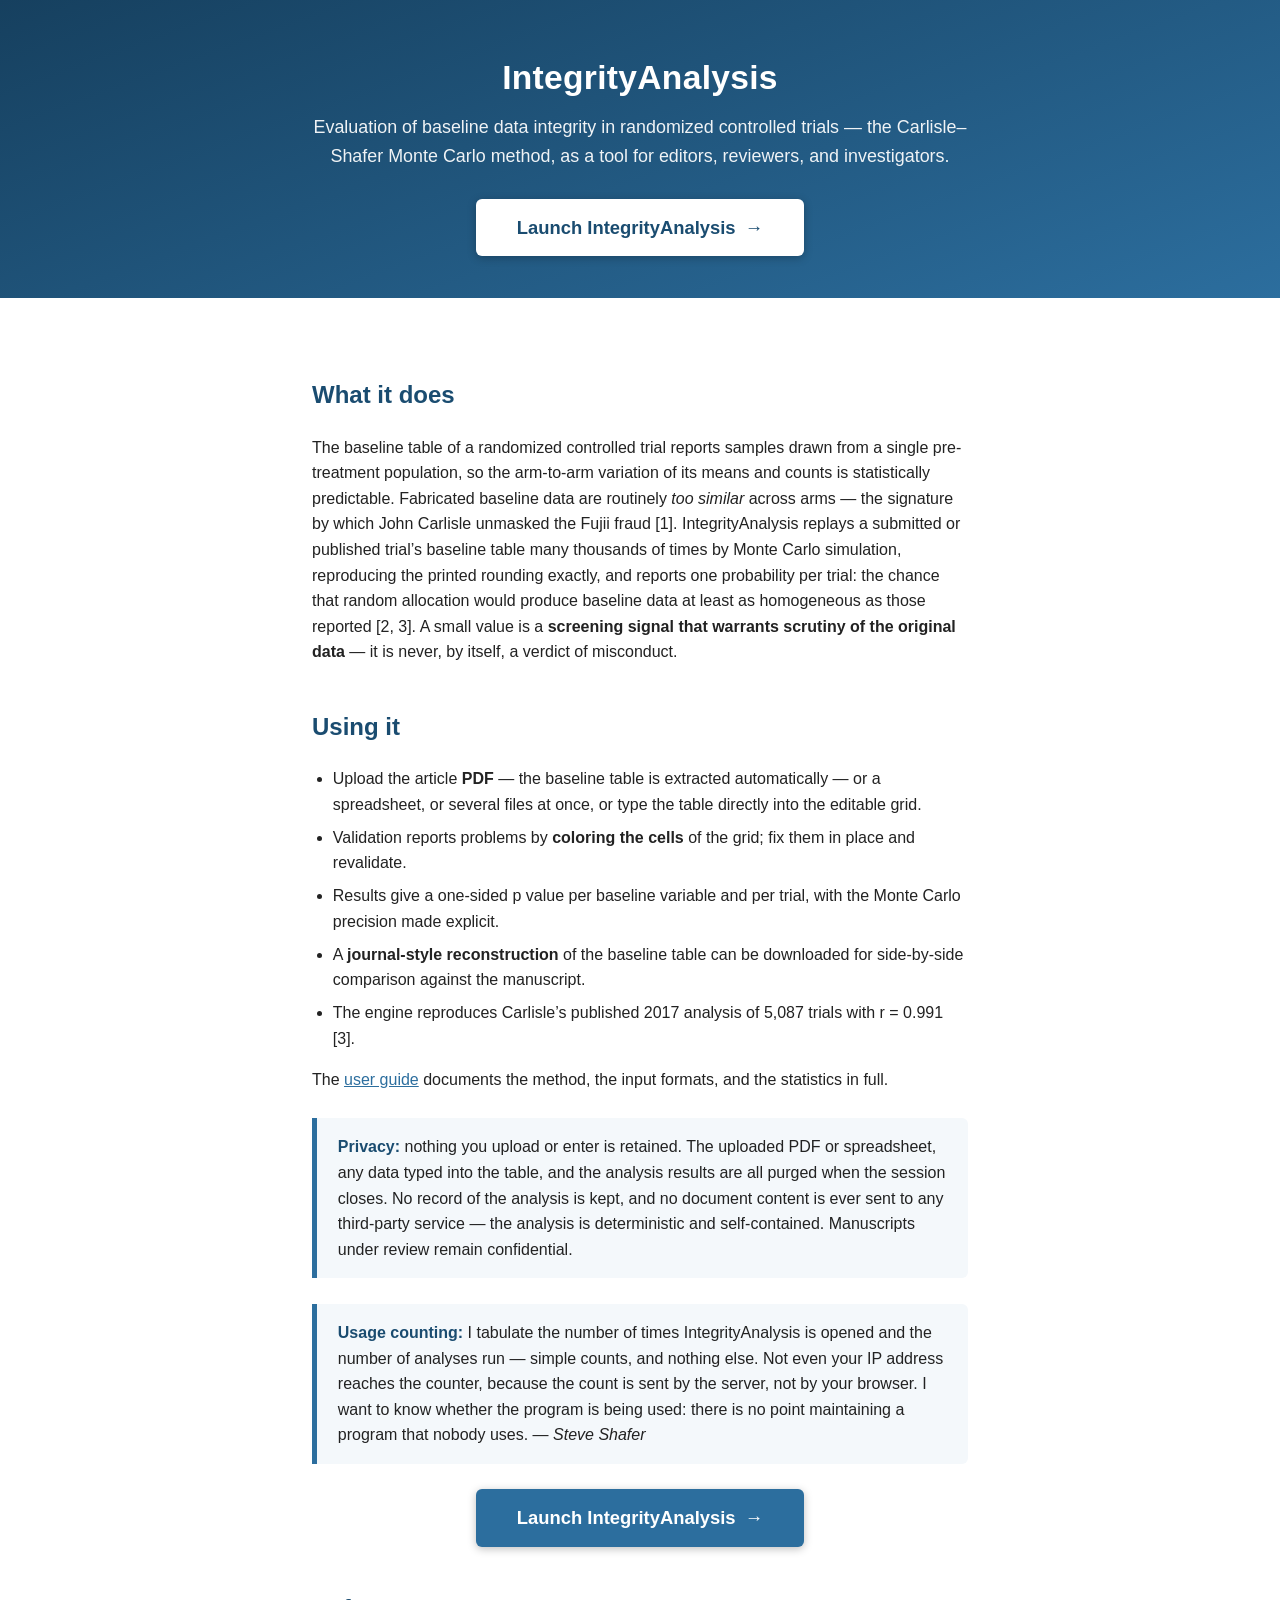
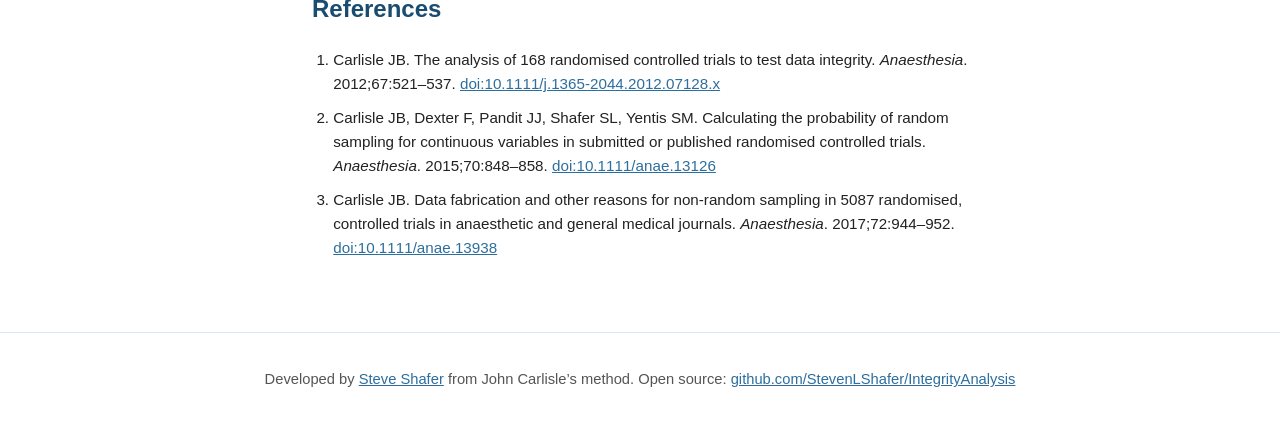
<file: site/index.html>
<!DOCTYPE html>
<!--
  site/index.html - the landing page at https://integrityanalysis.io
  (ISSUES.md issue 2). Served by GitHub Pages via
  .github/workflows/pages.yaml; the "Launch" button goes to /app/, the
  full-screen wrapper that keeps the domain in the address bar while the
  app runs from shinyapps.io. Self-contained: no external assets.

  PROVENANCE: written by Claude Code (model Claude Fable 5), 2026-08-19,
  at Steve Shafer's request, for inviting journal editors-in-chief to
  review the tool. Content condensed from docs/user-guide.md.
-->
<html lang="en">
<head>
<meta charset="utf-8">
<meta name="viewport" content="width=device-width, initial-scale=1">
<title>IntegrityAnalysis — Evaluation of Baseline Data Integrity</title>
<meta name="description" content="The Carlisle–Shafer Monte Carlo analysis of baseline data in randomized controlled trials: a screening tool for editors and reviewers.">
<style>
  :root {
    --blue: #1a4c70; --accent: #2c6e9e; --bg: #ffffff; --ink: #222;
  }
  * { box-sizing: border-box; }
  body {
    font-family: -apple-system, "Segoe UI", Roboto, Helvetica, Arial,
      sans-serif;
    margin: 0; color: var(--ink); background: var(--bg);
    line-height: 1.6;
  }
  header {
    background: linear-gradient(160deg, #16405f, #2c6e9e);
    color: #fff; padding: 3.2em 1.5em 2.6em; text-align: center;
  }
  header h1 { margin: 0 0 0.25em; font-size: 2.1em; letter-spacing: 0.3px; }
  header p.sub { margin: 0 auto 1.6em; max-width: 38em; opacity: 0.93;
    font-size: 1.12em; }
  .launch {
    display: inline-block; background: #fff; color: var(--blue);
    font-weight: 700; font-size: 1.15em; padding: 0.75em 2.2em;
    border-radius: 6px; text-decoration: none;
    box-shadow: 0 2px 8px rgba(0,0,0,0.25);
  }
  .launch:hover { background: #eaf2f8; }
  main { max-width: 44em; margin: 0 auto; padding: 2.2em 1.5em 3.5em; }
  h2 { color: var(--blue); margin-top: 1.8em; }
  .privacy {
    background: #f4f8fb; border-left: 5px solid var(--accent);
    padding: 1em 1.3em; border-radius: 0 6px 6px 0; margin: 1.6em 0;
  }
  .privacy strong { color: var(--blue); }
  ul.features { padding-left: 1.3em; }
  ul.features li { margin: 0.45em 0; }
  ol.refs { padding-left: 1.4em; font-size: 0.95em; }
  ol.refs li { margin: 0.6em 0; }
  a { color: var(--accent); }
  footer {
    border-top: 1px solid #dfe7ee; padding: 1.4em 1.5em 2.2em;
    text-align: center; font-size: 0.92em; color: #555;
  }
  .center { text-align: center; }
</style>
</head>
<body>

<header>
  <h1>IntegrityAnalysis</h1>
  <p class="sub">Evaluation of baseline data integrity in randomized
    controlled trials — the Carlisle&ndash;Shafer Monte&nbsp;Carlo
    method, as a tool for editors, reviewers, and investigators.</p>
  <a class="launch" href="app/">Launch IntegrityAnalysis&ensp;&rarr;</a>
</header>

<main>
  <h2>What it does</h2>
  <p>The baseline table of a randomized controlled trial reports samples
    drawn from a single pre-treatment population, so the arm-to-arm
    variation of its means and counts is statistically predictable.
    Fabricated baseline data are routinely <em>too similar</em> across
    arms &mdash; the signature by which John&nbsp;Carlisle unmasked the
    Fujii fraud [1]. IntegrityAnalysis replays a submitted or published
    trial&rsquo;s baseline table many thousands of times by
    Monte&nbsp;Carlo simulation, reproducing the printed rounding
    exactly, and reports one probability per trial: the chance that
    random allocation would produce baseline data at least as
    homogeneous as those reported [2,&nbsp;3]. A small value is a
    <strong>screening signal that warrants scrutiny of the original
    data</strong> &mdash; it is never, by itself, a verdict of
    misconduct.</p>

  <h2>Using it</h2>
  <ul class="features">
    <li>Upload the article <strong>PDF</strong> &mdash; the baseline
      table is extracted automatically &mdash; or a spreadsheet, or
      several files at once, or type the table directly into the
      editable grid.</li>
    <li>Validation reports problems by <strong>coloring the cells</strong>
      of the grid; fix them in place and revalidate.</li>
    <li>Results give a one-sided p&nbsp;value per baseline variable and
      per trial, with the Monte&nbsp;Carlo precision made explicit.</li>
    <li>A <strong>journal-style reconstruction</strong> of the baseline
      table can be downloaded for side-by-side comparison against the
      manuscript.</li>
    <li>The engine reproduces Carlisle&rsquo;s published 2017 analysis of
      5,087 trials with r&nbsp;=&nbsp;0.991 [3].</li>
  </ul>
  <p>The <a href="guide.html">user guide</a> documents the method, the
    input formats, and the statistics in full.</p>

  <div class="privacy">
    <strong>Privacy:</strong> nothing you upload or enter is retained.
    The uploaded PDF or spreadsheet, any data typed into the table, and
    the analysis results are all purged when the session closes. No
    record of the analysis is kept, and no document content is ever sent
    to any third-party service &mdash; the analysis is deterministic and
    self-contained. Manuscripts under review remain confidential.
  </div>

  <div class="privacy">
    <strong>Usage counting:</strong> I tabulate the number of times
    IntegrityAnalysis is opened and the number of analyses run &mdash;
    simple counts, and nothing else. Not even your IP address reaches
    the counter, because the count is sent by the server, not by your
    browser. I want to know whether the program is being used: there is
    no point maintaining a program that nobody uses. &mdash;
    <em>Steve Shafer</em>
  </div>

  <p class="center"><a class="launch" style="background: var(--accent); color: #fff;"
    href="app/">Launch IntegrityAnalysis&ensp;&rarr;</a></p>

  <h2>References</h2>
  <ol class="refs">
    <li>Carlisle JB. The analysis of 168 randomised controlled trials to
      test data integrity. <em>Anaesthesia</em>. 2012;67:521&ndash;537.
      <a href="https://doi.org/10.1111/j.1365-2044.2012.07128.x">doi:10.1111/j.1365-2044.2012.07128.x</a></li>
    <li>Carlisle JB, Dexter F, Pandit JJ, Shafer SL, Yentis SM.
      Calculating the probability of random sampling for continuous
      variables in submitted or published randomised controlled trials.
      <em>Anaesthesia</em>. 2015;70:848&ndash;858.
      <a href="https://doi.org/10.1111/anae.13126">doi:10.1111/anae.13126</a></li>
    <li>Carlisle JB. Data fabrication and other reasons for non-random
      sampling in 5087 randomised, controlled trials in anaesthetic and
      general medical journals. <em>Anaesthesia</em>.
      2017;72:944&ndash;952.
      <a href="https://doi.org/10.1111/anae.13938">doi:10.1111/anae.13938</a></li>
  </ol>
</main>

<footer>
  <p>Developed by <a href="mailto:steven.shafer@stanford.edu">Steve
    Shafer</a> from John Carlisle&rsquo;s method. Open source:
    <a href="https://github.com/StevenLShafer/IntegrityAnalysis">github.com/StevenLShafer/IntegrityAnalysis</a></p>
</footer>

</body>
</html>
</file>
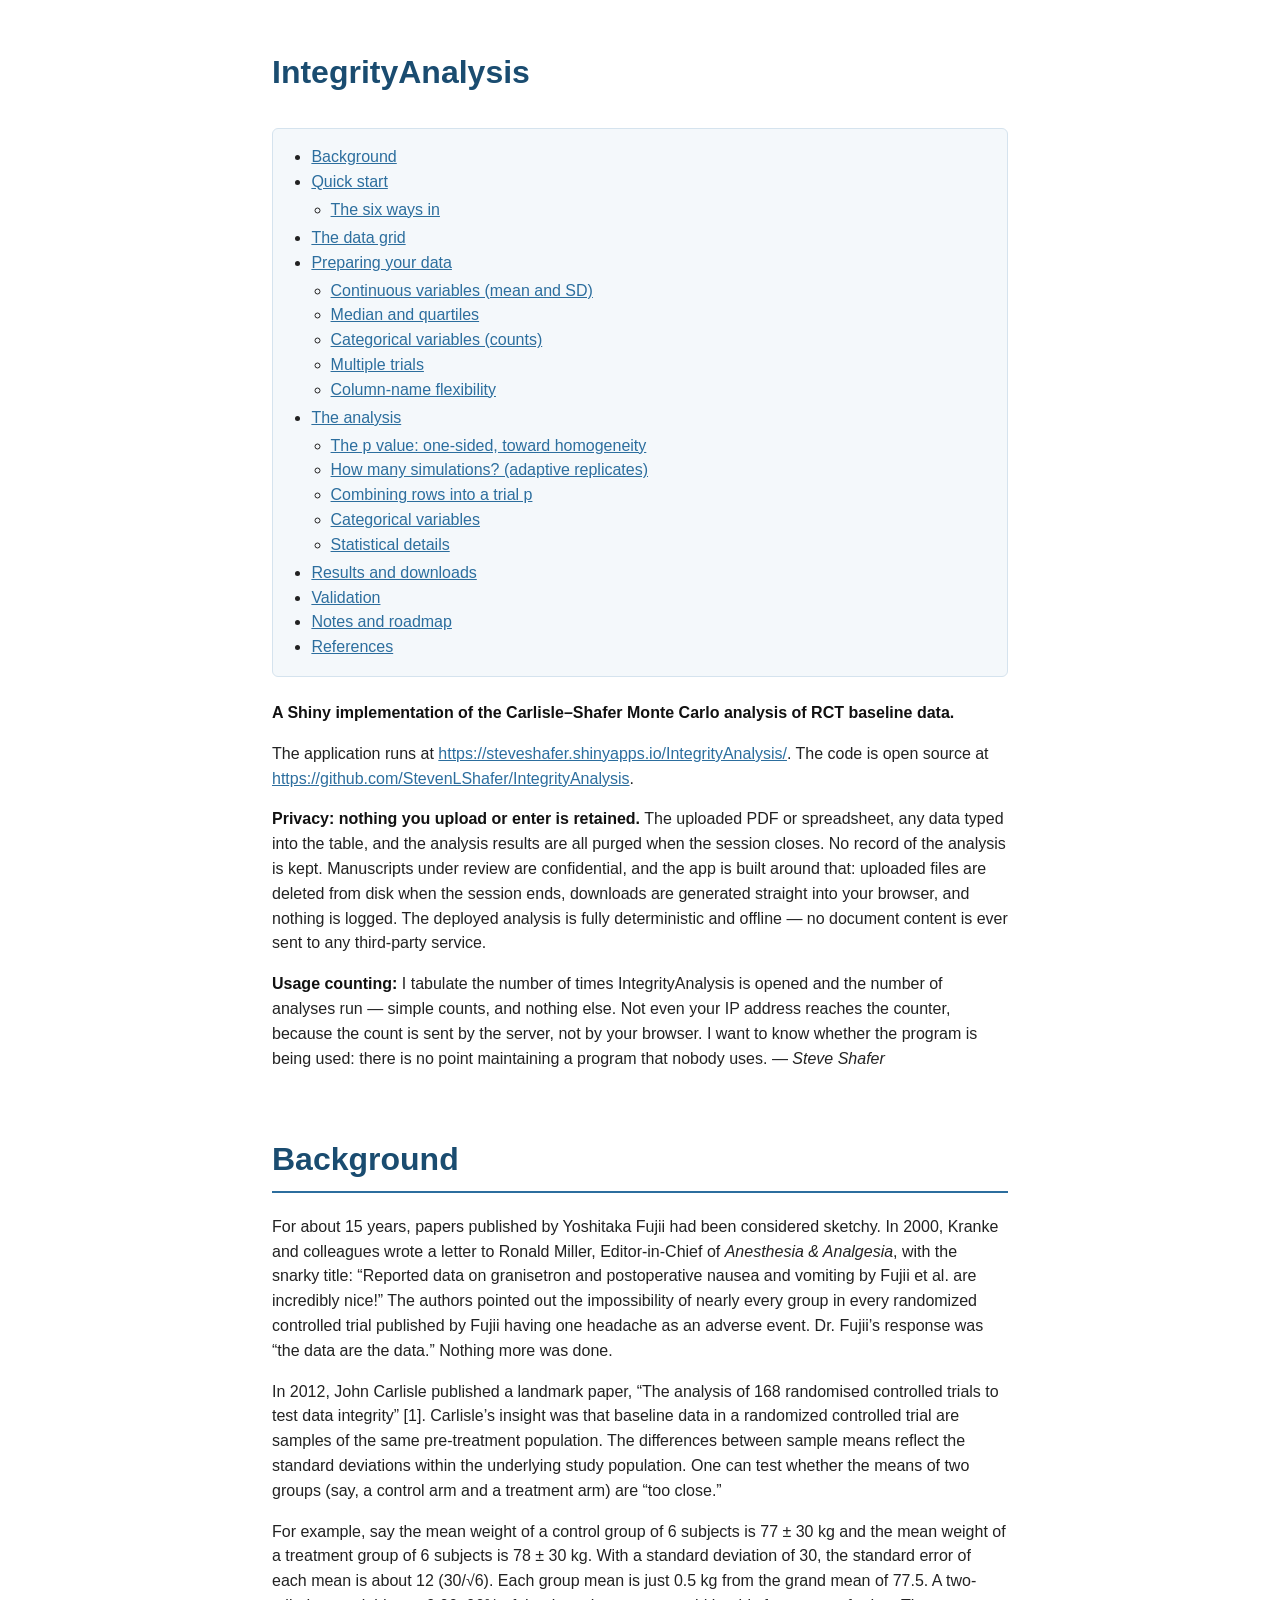
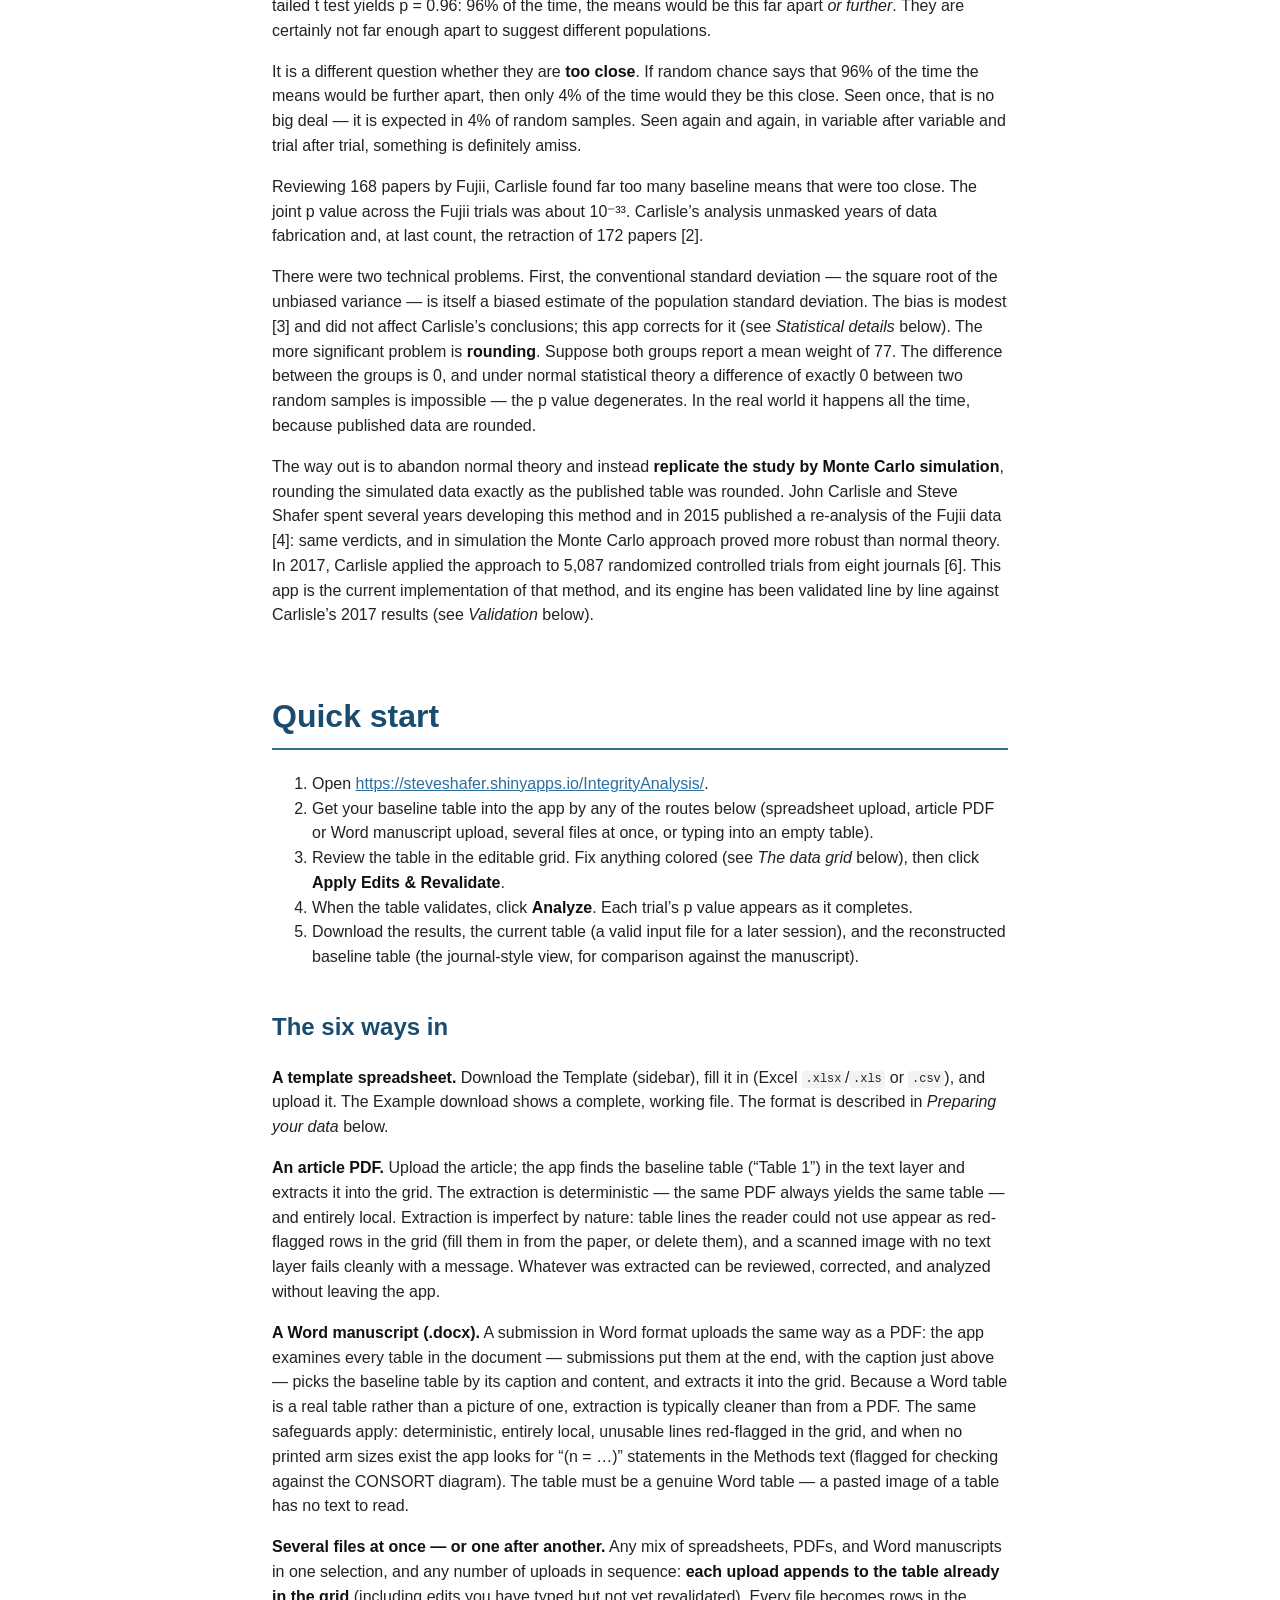
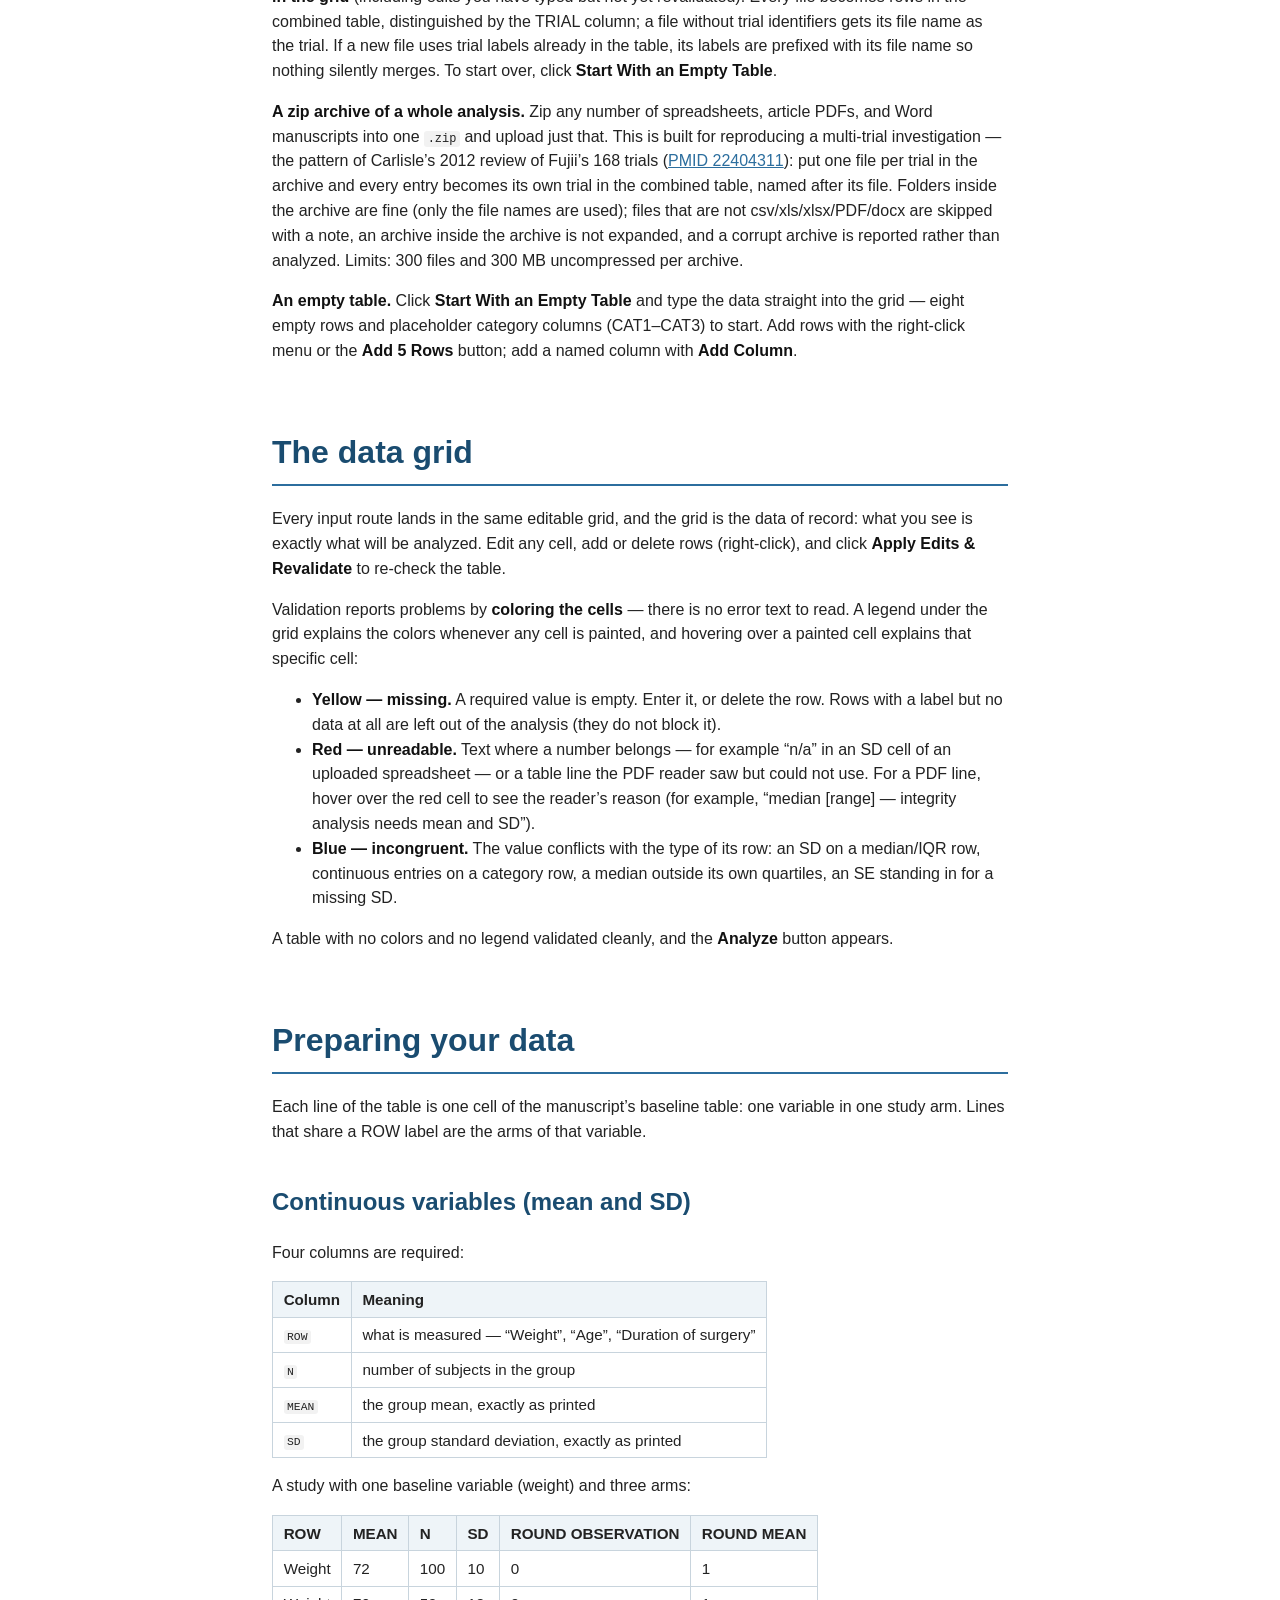
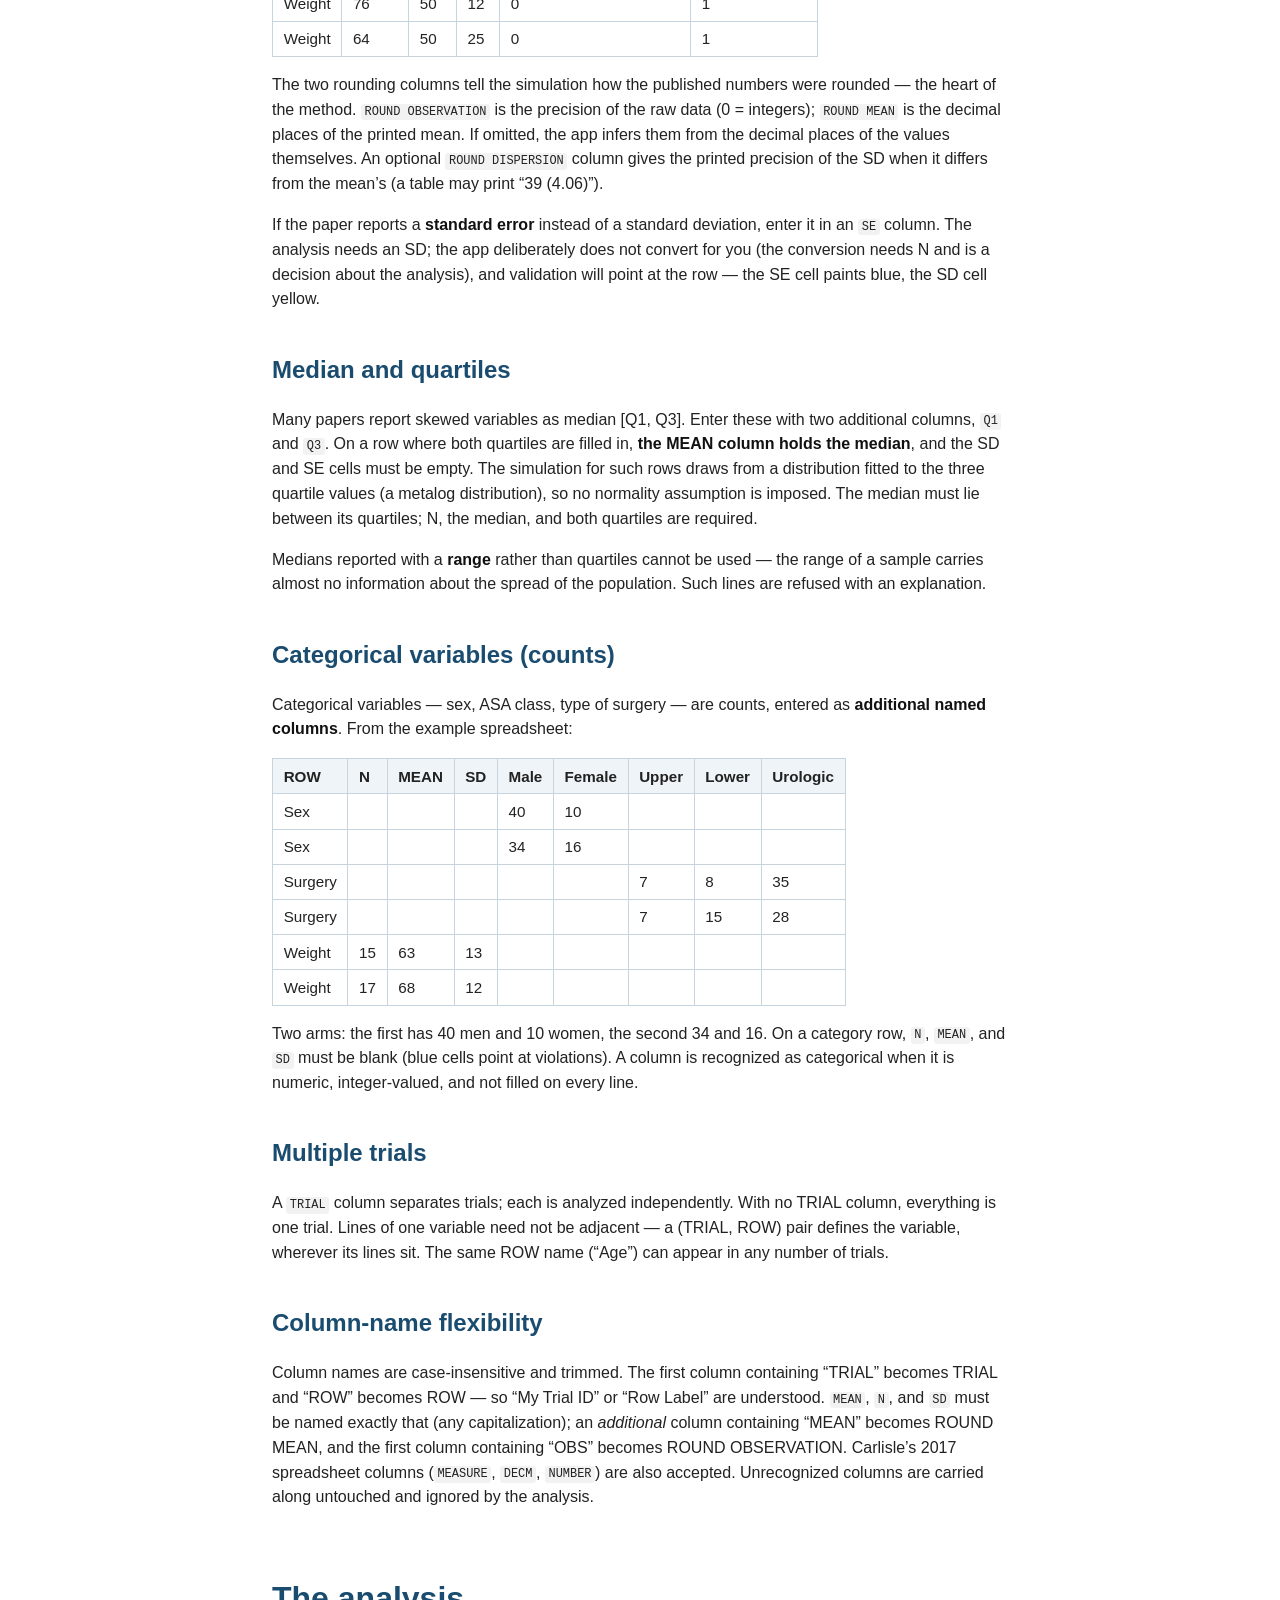
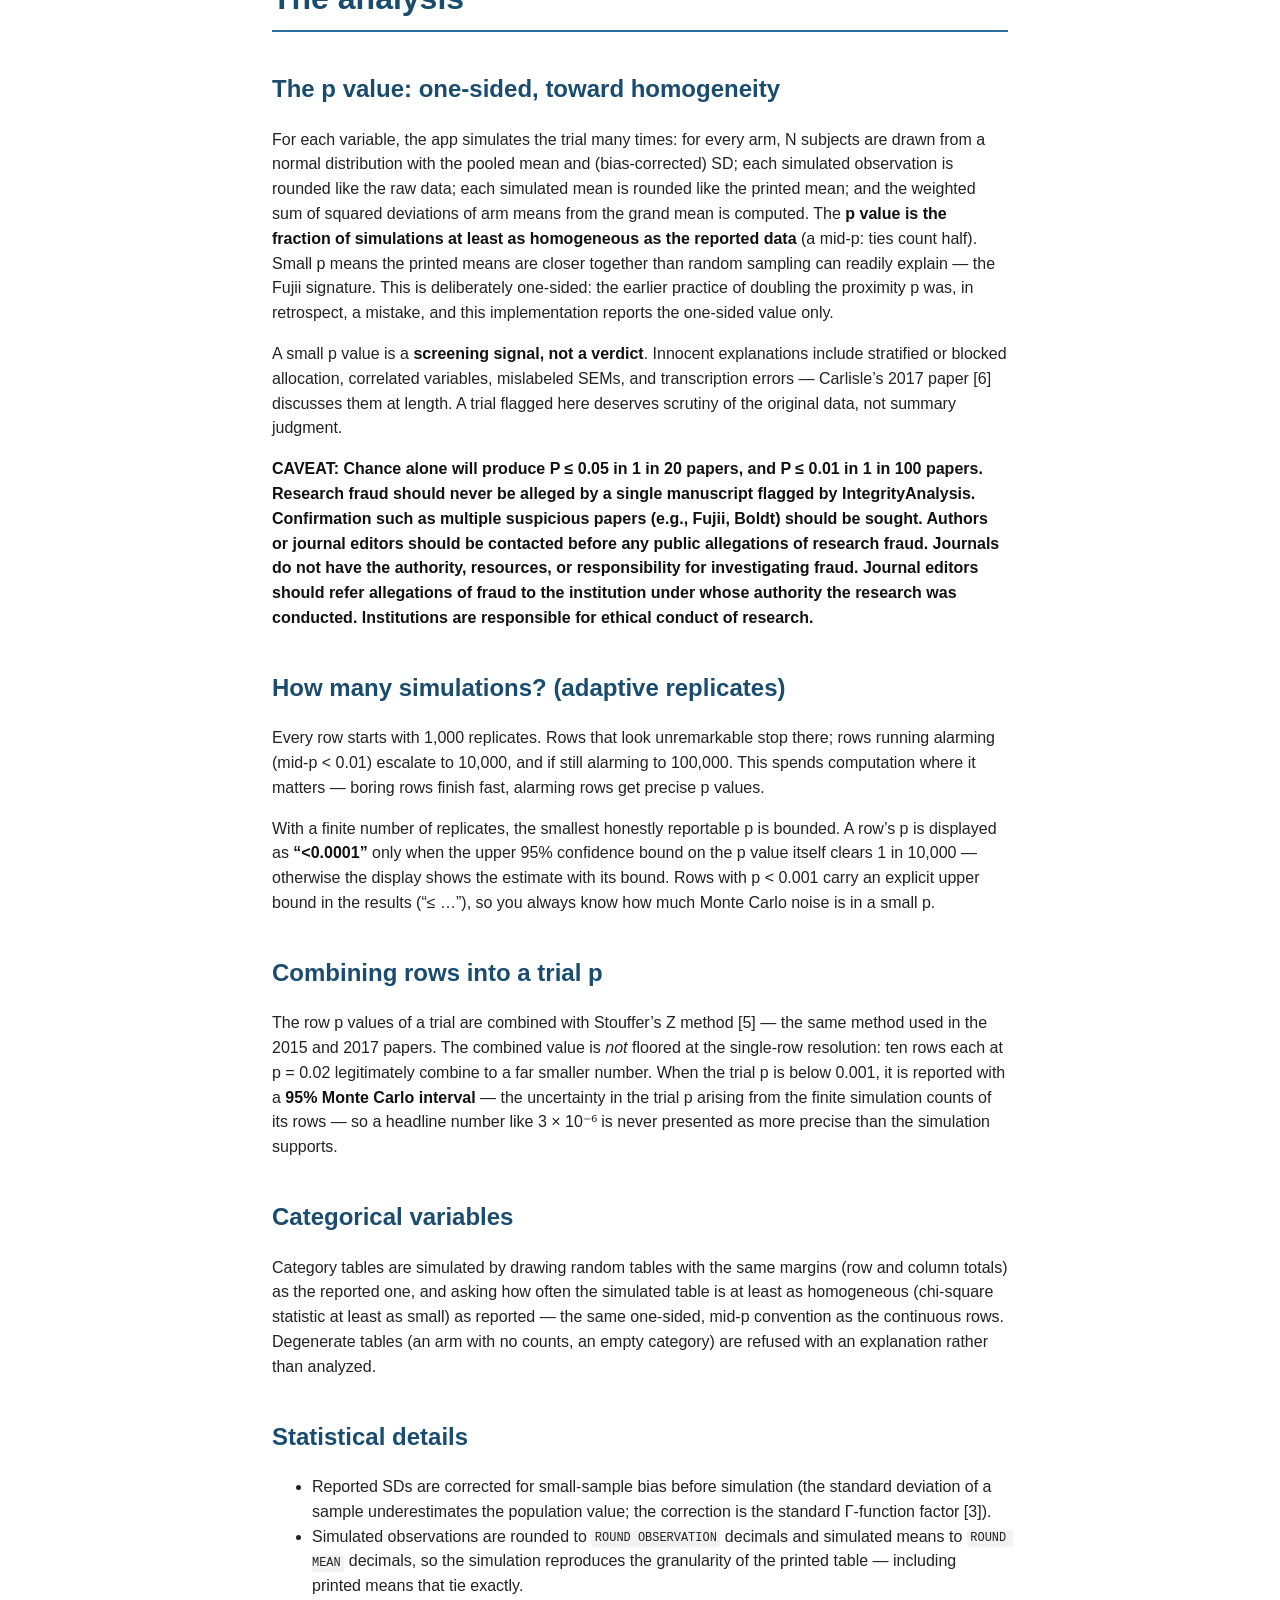
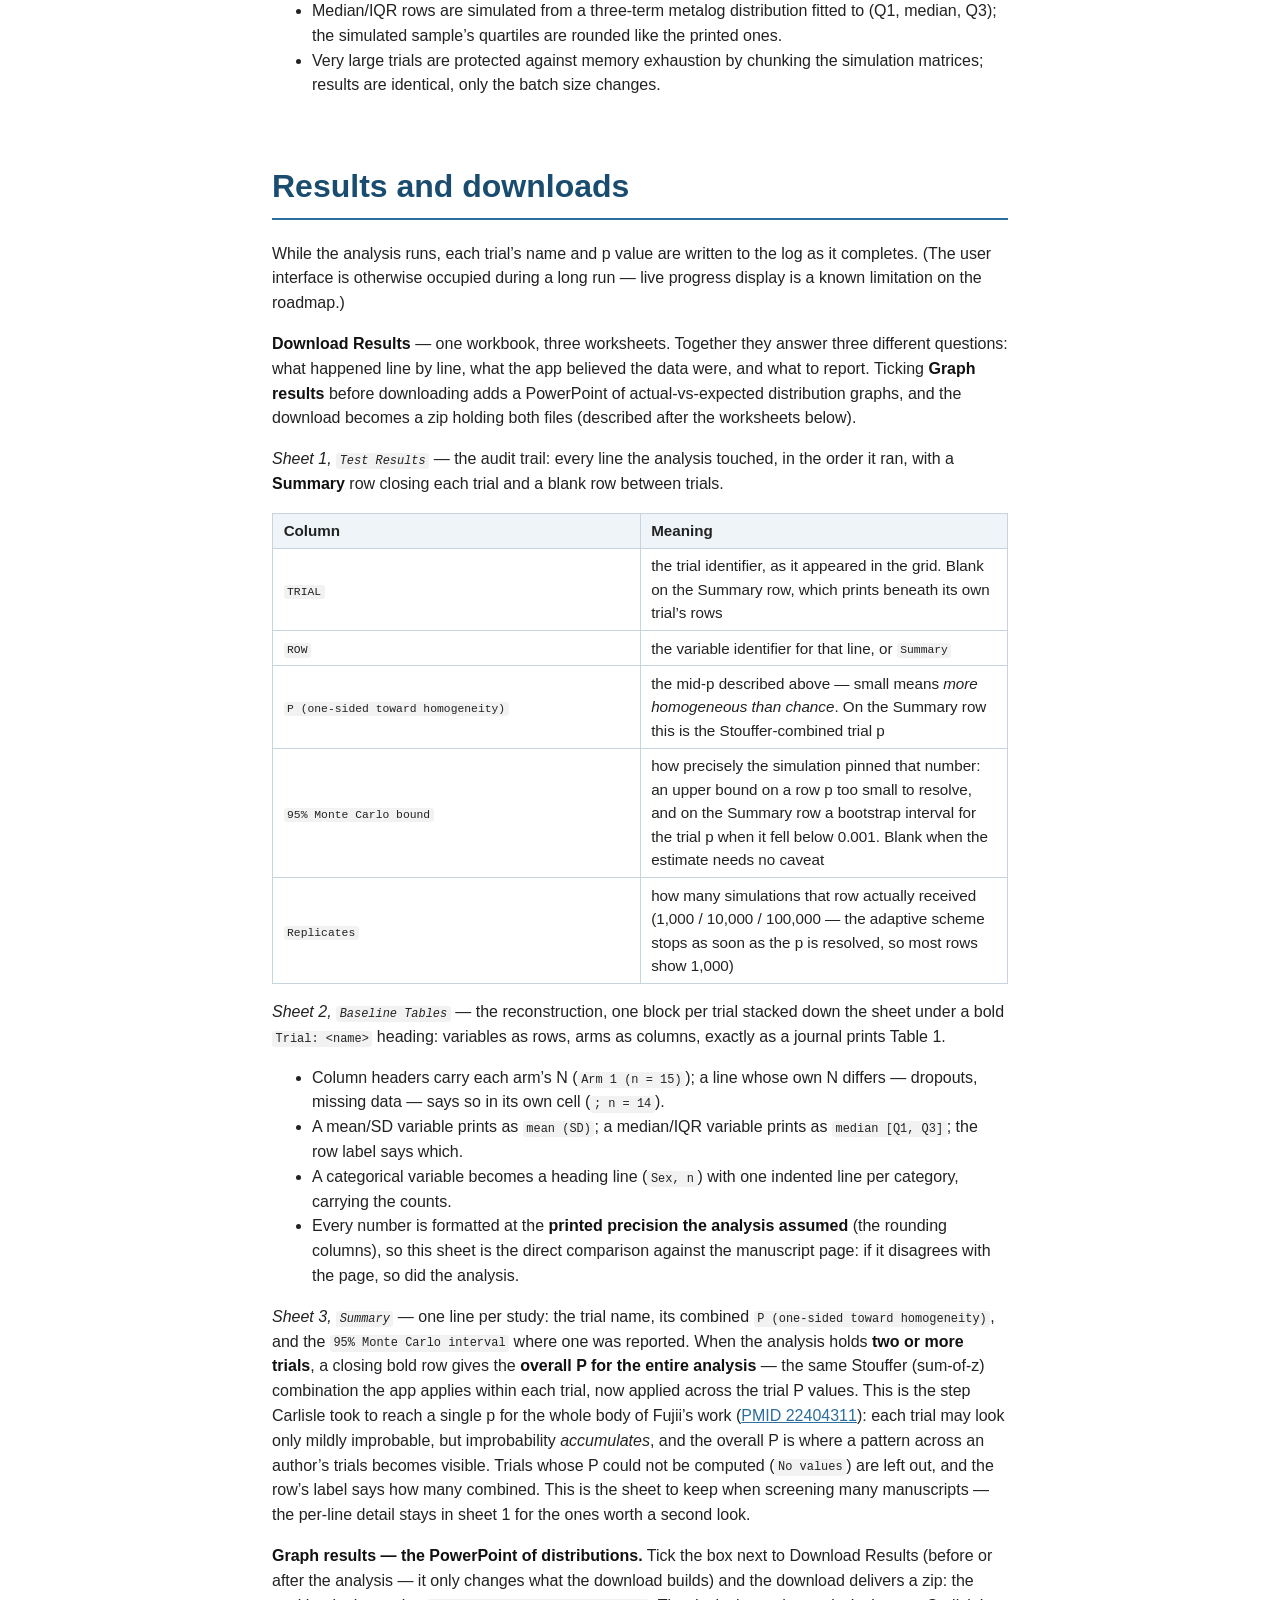
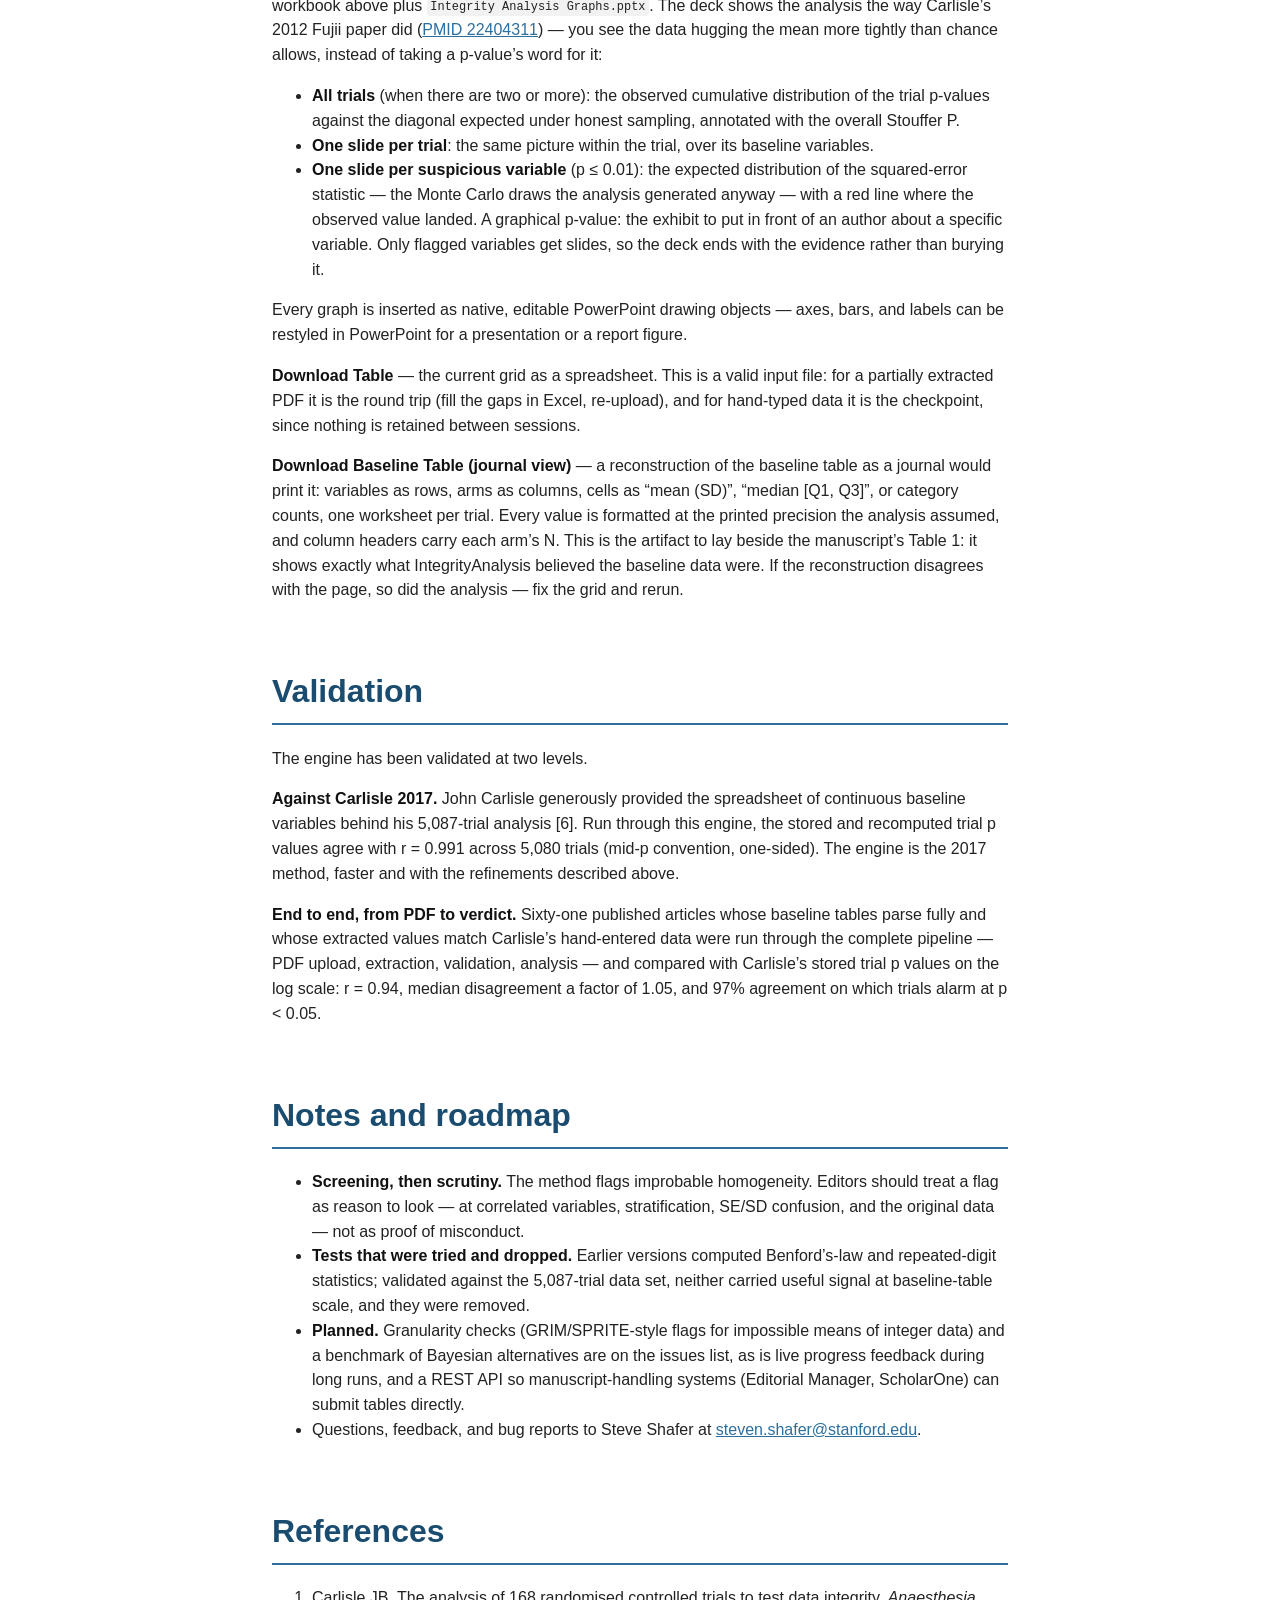
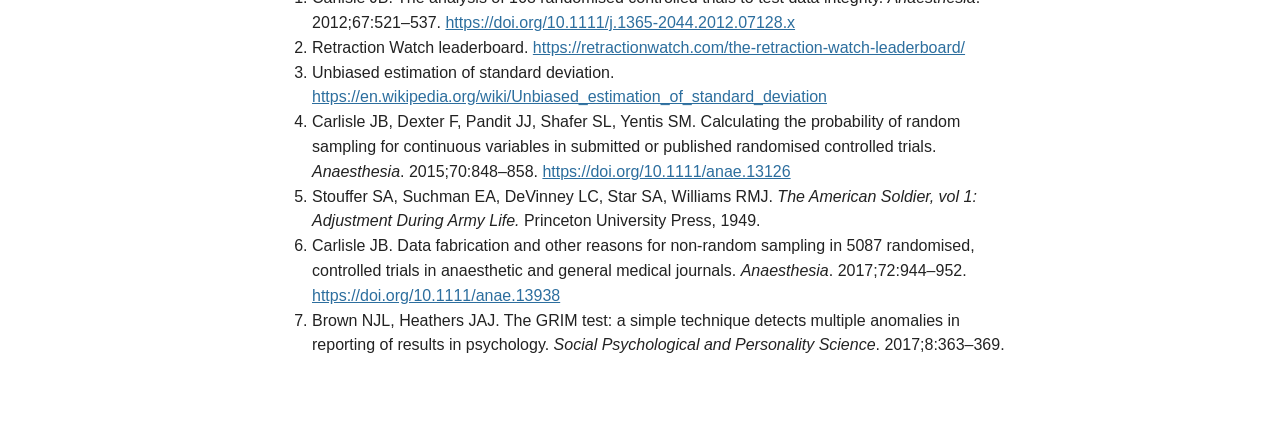
<file: inst/extdata/IntegrityAnalysis.html>
<!DOCTYPE html>
<html xmlns="http://www.w3.org/1999/xhtml" lang xml:lang>
<head>
  <meta charset="utf-8" />
  <meta name="generator" content="pandoc" />
  <meta name="viewport" content="width=device-width, initial-scale=1.0, user-scalable=yes" />
  <title>IntegrityAnalysis</title>
  <style>

code{white-space: pre-wrap;}
span.smallcaps{font-variant: small-caps;}
div.columns{display: flex; gap: min(4vw, 1.5em);}
div.column{flex: auto; overflow-x: auto;}
div.hanging-indent{margin-left: 1.5em; text-indent: -1.5em;}

ul.task-list[class]{list-style: none;}
ul.task-list li input[type="checkbox"] {
font-size: inherit;
width: 0.8em;
margin: 0 0.8em 0.2em -1.6em;
vertical-align: middle;
}
.display.math{display: block; text-align: center; margin: 0.5rem auto;}
</style>
  <style type="text/css">body {font-family: -apple-system, "Segoe UI", Roboto, Helvetica, Arial,sans-serif;line-height: 1.55;color: #222;max-width: 46em;margin: 0 auto;padding: 2em 1.5em 4em;}h1 {border-bottom: 2px solid #2c6e9e;padding-bottom: 0.2em;color: #1a4c70;margin-top: 2em;}header h1.title { border-bottom: none; margin-top: 0.5em; }h2 { color: #1a4c70; margin-top: 1.6em; }#TOC {background: #f4f8fb;border: 1px solid #d5e3ee;border-radius: 6px;padding: 0.8em 1.2em;margin: 1.5em 0;}#TOC ul { margin: 0.2em 0; padding-left: 1.2em; }table {border-collapse: collapse;margin: 1em 0;font-size: 0.95em;}th, td {border: 1px solid #c8d4dd;padding: 0.35em 0.7em;text-align: left;}th { background: #eef4f8; }code {background: #f2f2f2;padding: 0.1em 0.3em;border-radius: 3px;font-size: 0.92em;}a { color: #2c6e9e; }strong { color: #111; }blockquote {border-left: 4px solid #d5e3ee;margin-left: 0;padding-left: 1em;color: #444;}</style>
</head>
<body>
<header id="title-block-header">
<h1 class="title">IntegrityAnalysis</h1>
</header>
<nav id="TOC" role="doc-toc">
<ul>
<li><a href="#background" id="toc-background">Background</a></li>
<li><a href="#quick-start" id="toc-quick-start">Quick start</a>
<ul>
<li><a href="#the-six-ways-in" id="toc-the-six-ways-in">The six ways
in</a></li>
</ul></li>
<li><a href="#the-data-grid" id="toc-the-data-grid">The data
grid</a></li>
<li><a href="#preparing-your-data" id="toc-preparing-your-data">Preparing your data</a>
<ul>
<li><a href="#continuous-variables-mean-and-sd" id="toc-continuous-variables-mean-and-sd">Continuous variables (mean and
SD)</a></li>
<li><a href="#median-and-quartiles" id="toc-median-and-quartiles">Median
and quartiles</a></li>
<li><a href="#categorical-variables-counts" id="toc-categorical-variables-counts">Categorical variables
(counts)</a></li>
<li><a href="#multiple-trials" id="toc-multiple-trials">Multiple
trials</a></li>
<li><a href="#column-name-flexibility" id="toc-column-name-flexibility">Column-name flexibility</a></li>
</ul></li>
<li><a href="#the-analysis" id="toc-the-analysis">The analysis</a>
<ul>
<li><a href="#the-p-value-one-sided-toward-homogeneity" id="toc-the-p-value-one-sided-toward-homogeneity">The p value:
one-sided, toward homogeneity</a></li>
<li><a href="#how-many-simulations-adaptive-replicates" id="toc-how-many-simulations-adaptive-replicates">How many simulations?
(adaptive replicates)</a></li>
<li><a href="#combining-rows-into-a-trial-p" id="toc-combining-rows-into-a-trial-p">Combining rows into a trial
p</a></li>
<li><a href="#categorical-variables" id="toc-categorical-variables">Categorical variables</a></li>
<li><a href="#statistical-details" id="toc-statistical-details">Statistical details</a></li>
</ul></li>
<li><a href="#results-and-downloads" id="toc-results-and-downloads">Results and downloads</a></li>
<li><a href="#validation" id="toc-validation">Validation</a></li>
<li><a href="#notes-and-roadmap" id="toc-notes-and-roadmap">Notes and
roadmap</a></li>
<li><a href="#references" id="toc-references">References</a></li>
</ul>
</nav>
<!--
  user-guide.md - THE user documentation for IntegrityAnalysis.

  PROVENANCE: rewritten as Markdown by Claude Code (model Claude Fable 5),
  2026-08-19, at Steve Shafer's request (ISSUES.md issue 14), from Steve's
  Word/PDF original (G:\Projects\Fraud\2025\Old Files\IntegrityAnalysis.docx,
  last edited 2025-09-01). The background narrative is Steve's text, lightly
  edited; every section describing the app was updated to the 2026-08 state:
  one-sided p toward homogeneity, adaptive replicates, the editable grid,
  color-coded cells, median/IQR rows, PDF parsing, multi-file upload, the
  purge guarantee, and the journal-style baseline table download.
  Zipped multi-file upload added 2026-08-20.

  TO REGENERATE THE SERVED HTML after editing this file:
    "C:\Program Files\Quarto\bin\tools\pandoc.exe" docs/user-guide.md
      -s --embed-resources --toc --metadata title="IntegrityAnalysis"
      -c docs/user-guide.css -o inst/extdata/IntegrityAnalysis.html
  (one line; see AGENTS.md). The same file is published by
  .github/workflows/pages.yaml as https://integrityanalysis.io/guide.html,
  which the app's sidebar "View Documentation" link opens.
-->
<p><strong>A Shiny implementation of the Carlisle–Shafer Monte Carlo
analysis of RCT baseline data.</strong></p>
<p>The application runs at <a href="https://steveshafer.shinyapps.io/IntegrityAnalysis/" class="uri">https://steveshafer.shinyapps.io/IntegrityAnalysis/</a>. The
code is open source at <a href="https://github.com/StevenLShafer/IntegrityAnalysis" class="uri">https://github.com/StevenLShafer/IntegrityAnalysis</a>.</p>
<p><strong>Privacy: nothing you upload or enter is retained.</strong>
The uploaded PDF or spreadsheet, any data typed into the table, and the
analysis results are all purged when the session closes. No record of
the analysis is kept. Manuscripts under review are confidential, and the
app is built around that: uploaded files are deleted from disk when the
session ends, downloads are generated straight into your browser, and
nothing is logged. The deployed analysis is fully deterministic and
offline — no document content is ever sent to any third-party
service.</p>
<p><strong>Usage counting:</strong> I tabulate the number of times
IntegrityAnalysis is opened and the number of analyses run — simple
counts, and nothing else. Not even your IP address reaches the counter,
because the count is sent by the server, not by your browser. I want to
know whether the program is being used: there is no point maintaining a
program that nobody uses. — <em>Steve Shafer</em></p>
<h1 id="background">Background</h1>
<p>For about 15 years, papers published by Yoshitaka Fujii had been
considered sketchy. In 2000, Kranke and colleagues wrote a letter to
Ronald Miller, Editor-in-Chief of <em>Anesthesia &amp; Analgesia</em>,
with the snarky title: “Reported data on granisetron and postoperative
nausea and vomiting by Fujii et al. are incredibly nice!” The authors
pointed out the impossibility of nearly every group in every randomized
controlled trial published by Fujii having one headache as an adverse
event. Dr. Fujii’s response was “the data are the data.” Nothing more
was done.</p>
<p>In 2012, John Carlisle published a landmark paper, “The analysis of
168 randomised controlled trials to test data integrity” [1]. Carlisle’s
insight was that baseline data in a randomized controlled trial are
samples of the same pre-treatment population. The differences between
sample means reflect the standard deviations within the underlying study
population. One can test whether the means of two groups (say, a control
arm and a treatment arm) are “too close.”</p>
<p>For example, say the mean weight of a control group of 6 subjects is
77 ± 30 kg and the mean weight of a treatment group of 6 subjects is 78
± 30 kg. With a standard deviation of 30, the standard error of each
mean is about 12 (30/√6). Each group mean is just 0.5 kg from the grand
mean of 77.5. A two-tailed t test yields p = 0.96: 96% of the time, the
means would be this far apart <em>or further</em>. They are certainly
not far enough apart to suggest different populations.</p>
<p>It is a different question whether they are <strong>too
close</strong>. If random chance says that 96% of the time the means
would be further apart, then only 4% of the time would they be this
close. Seen once, that is no big deal — it is expected in 4% of random
samples. Seen again and again, in variable after variable and trial
after trial, something is definitely amiss.</p>
<p>Reviewing 168 papers by Fujii, Carlisle found far too many baseline
means that were too close. The joint p value across the Fujii trials was
about 10⁻³³. Carlisle’s analysis unmasked years of data fabrication and,
at last count, the retraction of 172 papers [2].</p>
<p>There were two technical problems. First, the conventional standard
deviation — the square root of the unbiased variance — is itself a
biased estimate of the population standard deviation. The bias is modest
[3] and did not affect Carlisle’s conclusions; this app corrects for it
(see <em>Statistical details</em> below). The more significant problem
is <strong>rounding</strong>. Suppose both groups report a mean weight
of 77. The difference between the groups is 0, and under normal
statistical theory a difference of exactly 0 between two random samples
is impossible — the p value degenerates. In the real world it happens
all the time, because published data are rounded.</p>
<p>The way out is to abandon normal theory and instead <strong>replicate
the study by Monte Carlo simulation</strong>, rounding the simulated
data exactly as the published table was rounded. John Carlisle and Steve
Shafer spent several years developing this method and in 2015 published
a re-analysis of the Fujii data [4]: same verdicts, and in simulation
the Monte Carlo approach proved more robust than normal theory. In 2017,
Carlisle applied the approach to 5,087 randomized controlled trials from
eight journals [6]. This app is the current implementation of that
method, and its engine has been validated line by line against
Carlisle’s 2017 results (see <em>Validation</em> below).</p>
<h1 id="quick-start">Quick start</h1>
<ol type="1">
<li>Open <a href="https://steveshafer.shinyapps.io/IntegrityAnalysis/" class="uri">https://steveshafer.shinyapps.io/IntegrityAnalysis/</a>.</li>
<li>Get your baseline table into the app by any of the routes below
(spreadsheet upload, article PDF or Word manuscript upload, several
files at once, or typing into an empty table).</li>
<li>Review the table in the editable grid. Fix anything colored (see
<em>The data grid</em> below), then click <strong>Apply Edits &amp;
Revalidate</strong>.</li>
<li>When the table validates, click <strong>Analyze</strong>. Each
trial’s p value appears as it completes.</li>
<li>Download the results, the current table (a valid input file for a
later session), and the reconstructed baseline table (the journal-style
view, for comparison against the manuscript).</li>
</ol>
<h2 id="the-six-ways-in">The six ways in</h2>
<p><strong>A template spreadsheet.</strong> Download the Template
(sidebar), fill it in (Excel <code>.xlsx</code>/<code>.xls</code> or
<code>.csv</code>), and upload it. The Example download shows a
complete, working file. The format is described in <em>Preparing your
data</em> below.</p>
<p><strong>An article PDF.</strong> Upload the article; the app finds
the baseline table (“Table 1”) in the text layer and extracts it into
the grid. The extraction is deterministic — the same PDF always yields
the same table — and entirely local. Extraction is imperfect by nature:
table lines the reader could not use appear as red-flagged rows in the
grid (fill them in from the paper, or delete them), and a scanned image
with no text layer fails cleanly with a message. Whatever was extracted
can be reviewed, corrected, and analyzed without leaving the app.</p>
<p><strong>A Word manuscript (.docx).</strong> A submission in Word
format uploads the same way as a PDF: the app examines every table in
the document — submissions put them at the end, with the caption just
above — picks the baseline table by its caption and content, and
extracts it into the grid. Because a Word table is a real table rather
than a picture of one, extraction is typically cleaner than from a PDF.
The same safeguards apply: deterministic, entirely local, unusable lines
red-flagged in the grid, and when no printed arm sizes exist the app
looks for “(n = …)” statements in the Methods text (flagged for checking
against the CONSORT diagram). The table must be a genuine Word table — a
pasted image of a table has no text to read.</p>
<p><strong>Several files at once — or one after another.</strong> Any
mix of spreadsheets, PDFs, and Word manuscripts in one selection, and
any number of uploads in sequence: <strong>each upload appends to the
table already in the grid</strong> (including edits you have typed but
not yet revalidated). Every file becomes rows in the combined table,
distinguished by the TRIAL column; a file without trial identifiers gets
its file name as the trial. If a new file uses trial labels already in
the table, its labels are prefixed with its file name so nothing
silently merges. To start over, click <strong>Start With an Empty
Table</strong>.</p>
<p><strong>A zip archive of a whole analysis.</strong> Zip any number of
spreadsheets, article PDFs, and Word manuscripts into one
<code>.zip</code> and upload just that. This is built for reproducing a
multi-trial investigation — the pattern of Carlisle’s 2012 review of
Fujii’s 168 trials (<a href="https://pubmed.ncbi.nlm.nih.gov/22404311/">PMID 22404311</a>): put
one file per trial in the archive and every entry becomes its own trial
in the combined table, named after its file. Folders inside the archive
are fine (only the file names are used); files that are not
csv/xls/xlsx/PDF/docx are skipped with a note, an archive inside the
archive is not expanded, and a corrupt archive is reported rather than
analyzed. Limits: 300 files and 300 MB uncompressed per archive.</p>
<p><strong>An empty table.</strong> Click <strong>Start With an Empty
Table</strong> and type the data straight into the grid — eight empty
rows and placeholder category columns (CAT1–CAT3) to start. Add rows
with the right-click menu or the <strong>Add 5 Rows</strong> button; add
a named column with <strong>Add Column</strong>.</p>
<h1 id="the-data-grid">The data grid</h1>
<p>Every input route lands in the same editable grid, and the grid is
the data of record: what you see is exactly what will be analyzed. Edit
any cell, add or delete rows (right-click), and click <strong>Apply
Edits &amp; Revalidate</strong> to re-check the table.</p>
<p>Validation reports problems by <strong>coloring the cells</strong> —
there is no error text to read. A legend under the grid explains the
colors whenever any cell is painted, and hovering over a painted cell
explains that specific cell:</p>
<ul>
<li><strong>Yellow — missing.</strong> A required value is empty. Enter
it, or delete the row. Rows with a label but no data at all are left out
of the analysis (they do not block it).</li>
<li><strong>Red — unreadable.</strong> Text where a number belongs — for
example “n/a” in an SD cell of an uploaded spreadsheet — or a table line
the PDF reader saw but could not use. For a PDF line, hover over the red
cell to see the reader’s reason (for example, “median [range] —
integrity analysis needs mean and SD”).</li>
<li><strong>Blue — incongruent.</strong> The value conflicts with the
type of its row: an SD on a median/IQR row, continuous entries on a
category row, a median outside its own quartiles, an SE standing in for
a missing SD.</li>
</ul>
<p>A table with no colors and no legend validated cleanly, and the
<strong>Analyze</strong> button appears.</p>
<h1 id="preparing-your-data">Preparing your data</h1>
<p>Each line of the table is one cell of the manuscript’s baseline
table: one variable in one study arm. Lines that share a ROW label are
the arms of that variable.</p>
<h2 id="continuous-variables-mean-and-sd">Continuous variables (mean and
SD)</h2>
<p>Four columns are required:</p>
<table>
<thead>
<tr>
<th>Column</th>
<th>Meaning</th>
</tr>
</thead>
<tbody>
<tr>
<td><code>ROW</code></td>
<td>what is measured — “Weight”, “Age”, “Duration of surgery”</td>
</tr>
<tr>
<td><code>N</code></td>
<td>number of subjects in the group</td>
</tr>
<tr>
<td><code>MEAN</code></td>
<td>the group mean, exactly as printed</td>
</tr>
<tr>
<td><code>SD</code></td>
<td>the group standard deviation, exactly as printed</td>
</tr>
</tbody>
</table>
<p>A study with one baseline variable (weight) and three arms:</p>
<table>
<thead>
<tr>
<th>ROW</th>
<th>MEAN</th>
<th>N</th>
<th>SD</th>
<th>ROUND OBSERVATION</th>
<th>ROUND MEAN</th>
</tr>
</thead>
<tbody>
<tr>
<td>Weight</td>
<td>72</td>
<td>100</td>
<td>10</td>
<td>0</td>
<td>1</td>
</tr>
<tr>
<td>Weight</td>
<td>76</td>
<td>50</td>
<td>12</td>
<td>0</td>
<td>1</td>
</tr>
<tr>
<td>Weight</td>
<td>64</td>
<td>50</td>
<td>25</td>
<td>0</td>
<td>1</td>
</tr>
</tbody>
</table>
<p>The two rounding columns tell the simulation how the published
numbers were rounded — the heart of the method.
<code>ROUND OBSERVATION</code> is the precision of the raw data (0 =
integers); <code>ROUND MEAN</code> is the decimal places of the printed
mean. If omitted, the app infers them from the decimal places of the
values themselves. An optional <code>ROUND DISPERSION</code> column
gives the printed precision of the SD when it differs from the mean’s (a
table may print “39 (4.06)”).</p>
<p>If the paper reports a <strong>standard error</strong> instead of a
standard deviation, enter it in an <code>SE</code> column. The analysis
needs an SD; the app deliberately does not convert for you (the
conversion needs N and is a decision about the analysis), and validation
will point at the row — the SE cell paints blue, the SD cell yellow.</p>
<h2 id="median-and-quartiles">Median and quartiles</h2>
<p>Many papers report skewed variables as median [Q1, Q3]. Enter these
with two additional columns, <code>Q1</code> and <code>Q3</code>. On a
row where both quartiles are filled in, <strong>the MEAN column holds
the median</strong>, and the SD and SE cells must be empty. The
simulation for such rows draws from a distribution fitted to the three
quartile values (a metalog distribution), so no normality assumption is
imposed. The median must lie between its quartiles; N, the median, and
both quartiles are required.</p>
<p>Medians reported with a <strong>range</strong> rather than quartiles
cannot be used — the range of a sample carries almost no information
about the spread of the population. Such lines are refused with an
explanation.</p>
<h2 id="categorical-variables-counts">Categorical variables
(counts)</h2>
<p>Categorical variables — sex, ASA class, type of surgery — are counts,
entered as <strong>additional named columns</strong>. From the example
spreadsheet:</p>
<table>
<thead>
<tr>
<th>ROW</th>
<th>N</th>
<th>MEAN</th>
<th>SD</th>
<th>Male</th>
<th>Female</th>
<th>Upper</th>
<th>Lower</th>
<th>Urologic</th>
</tr>
</thead>
<tbody>
<tr>
<td>Sex</td>
<td></td>
<td></td>
<td></td>
<td>40</td>
<td>10</td>
<td></td>
<td></td>
<td></td>
</tr>
<tr>
<td>Sex</td>
<td></td>
<td></td>
<td></td>
<td>34</td>
<td>16</td>
<td></td>
<td></td>
<td></td>
</tr>
<tr>
<td>Surgery</td>
<td></td>
<td></td>
<td></td>
<td></td>
<td></td>
<td>7</td>
<td>8</td>
<td>35</td>
</tr>
<tr>
<td>Surgery</td>
<td></td>
<td></td>
<td></td>
<td></td>
<td></td>
<td>7</td>
<td>15</td>
<td>28</td>
</tr>
<tr>
<td>Weight</td>
<td>15</td>
<td>63</td>
<td>13</td>
<td></td>
<td></td>
<td></td>
<td></td>
<td></td>
</tr>
<tr>
<td>Weight</td>
<td>17</td>
<td>68</td>
<td>12</td>
<td></td>
<td></td>
<td></td>
<td></td>
<td></td>
</tr>
</tbody>
</table>
<p>Two arms: the first has 40 men and 10 women, the second 34 and 16. On
a category row, <code>N</code>, <code>MEAN</code>, and <code>SD</code>
must be blank (blue cells point at violations). A column is recognized
as categorical when it is numeric, integer-valued, and not filled on
every line.</p>
<h2 id="multiple-trials">Multiple trials</h2>
<p>A <code>TRIAL</code> column separates trials; each is analyzed
independently. With no TRIAL column, everything is one trial. Lines of
one variable need not be adjacent — a (TRIAL, ROW) pair defines the
variable, wherever its lines sit. The same ROW name (“Age”) can appear
in any number of trials.</p>
<h2 id="column-name-flexibility">Column-name flexibility</h2>
<p>Column names are case-insensitive and trimmed. The first column
containing “TRIAL” becomes TRIAL and “ROW” becomes ROW — so “My Trial
ID” or “Row Label” are understood. <code>MEAN</code>, <code>N</code>,
and <code>SD</code> must be named exactly that (any capitalization); an
<em>additional</em> column containing “MEAN” becomes ROUND MEAN, and the
first column containing “OBS” becomes ROUND OBSERVATION. Carlisle’s 2017
spreadsheet columns (<code>MEASURE</code>, <code>DECM</code>,
<code>NUMBER</code>) are also accepted. Unrecognized columns are carried
along untouched and ignored by the analysis.</p>
<h1 id="the-analysis">The analysis</h1>
<h2 id="the-p-value-one-sided-toward-homogeneity">The p value:
one-sided, toward homogeneity</h2>
<p>For each variable, the app simulates the trial many times: for every
arm, N subjects are drawn from a normal distribution with the pooled
mean and (bias-corrected) SD; each simulated observation is rounded like
the raw data; each simulated mean is rounded like the printed mean; and
the weighted sum of squared deviations of arm means from the grand mean
is computed. The <strong>p value is the fraction of simulations at least
as homogeneous as the reported data</strong> (a mid-p: ties count half).
Small p means the printed means are closer together than random sampling
can readily explain — the Fujii signature. This is deliberately
one-sided: the earlier practice of doubling the proximity p was, in
retrospect, a mistake, and this implementation reports the one-sided
value only.</p>
<p>A small p value is a <strong>screening signal, not a
verdict</strong>. Innocent explanations include stratified or blocked
allocation, correlated variables, mislabeled SEMs, and transcription
errors — Carlisle’s 2017 paper [6] discusses them at length. A trial
flagged here deserves scrutiny of the original data, not summary
judgment.</p>
<p><strong>CAVEAT: Chance alone will produce P ≤ 0.05 in 1 in 20 papers,
and P ≤ 0.01 in 1 in 100 papers. Research fraud should never be alleged
by a single manuscript flagged by IntegrityAnalysis. Confirmation such
as multiple suspicious papers (e.g., Fujii, Boldt) should be sought.
Authors or journal editors should be contacted before any public
allegations of research fraud. Journals do not have the authority,
resources, or responsibility for investigating fraud. Journal editors
should refer allegations of fraud to the institution under whose
authority the research was conducted. Institutions are responsible for
ethical conduct of research.</strong></p>
<h2 id="how-many-simulations-adaptive-replicates">How many simulations?
(adaptive replicates)</h2>
<p>Every row starts with 1,000 replicates. Rows that look unremarkable
stop there; rows running alarming (mid-p &lt; 0.01) escalate to 10,000,
and if still alarming to 100,000. This spends computation where it
matters — boring rows finish fast, alarming rows get precise p
values.</p>
<p>With a finite number of replicates, the smallest honestly reportable
p is bounded. A row’s p is displayed as <strong>“&lt;0.0001”</strong>
only when the upper 95% confidence bound on the p value itself clears 1
in 10,000 — otherwise the display shows the estimate with its bound.
Rows with p &lt; 0.001 carry an explicit upper bound in the results (“≤
…”), so you always know how much Monte Carlo noise is in a small p.</p>
<h2 id="combining-rows-into-a-trial-p">Combining rows into a trial
p</h2>
<p>The row p values of a trial are combined with Stouffer’s Z method [5]
— the same method used in the 2015 and 2017 papers. The combined value
is <em>not</em> floored at the single-row resolution: ten rows each at p
= 0.02 legitimately combine to a far smaller number. When the trial p is
below 0.001, it is reported with a <strong>95% Monte Carlo
interval</strong> — the uncertainty in the trial p arising from the
finite simulation counts of its rows — so a headline number like 3 ×
10⁻⁶ is never presented as more precise than the simulation
supports.</p>
<h2 id="categorical-variables">Categorical variables</h2>
<p>Category tables are simulated by drawing random tables with the same
margins (row and column totals) as the reported one, and asking how
often the simulated table is at least as homogeneous (chi-square
statistic at least as small) as reported — the same one-sided, mid-p
convention as the continuous rows. Degenerate tables (an arm with no
counts, an empty category) are refused with an explanation rather than
analyzed.</p>
<h2 id="statistical-details">Statistical details</h2>
<ul>
<li>Reported SDs are corrected for small-sample bias before simulation
(the standard deviation of a sample underestimates the population value;
the correction is the standard Γ-function factor [3]).</li>
<li>Simulated observations are rounded to <code>ROUND OBSERVATION</code>
decimals and simulated means to <code>ROUND MEAN</code> decimals, so the
simulation reproduces the granularity of the printed table — including
printed means that tie exactly.</li>
<li>Median/IQR rows are simulated from a three-term metalog distribution
fitted to (Q1, median, Q3); the simulated sample’s quartiles are rounded
like the printed ones.</li>
<li>Very large trials are protected against memory exhaustion by
chunking the simulation matrices; results are identical, only the batch
size changes.</li>
</ul>
<h1 id="results-and-downloads">Results and downloads</h1>
<p>While the analysis runs, each trial’s name and p value are written to
the log as it completes. (The user interface is otherwise occupied
during a long run — live progress display is a known limitation on the
roadmap.)</p>
<p><strong>Download Results</strong> — one workbook, three worksheets.
Together they answer three different questions: what happened line by
line, what the app believed the data were, and what to report. Ticking
<strong>Graph results</strong> before downloading adds a PowerPoint of
actual-vs-expected distribution graphs, and the download becomes a zip
holding both files (described after the worksheets below).</p>
<p><em>Sheet 1, <code>Test Results</code></em> — the audit trail: every
line the analysis touched, in the order it ran, with a
<strong>Summary</strong> row closing each trial and a blank row between
trials.</p>
<table>
<colgroup>
<col style="width: 50%" />
<col style="width: 50%" />
</colgroup>
<thead>
<tr>
<th>Column</th>
<th>Meaning</th>
</tr>
</thead>
<tbody>
<tr>
<td><code>TRIAL</code></td>
<td>the trial identifier, as it appeared in the grid. Blank on the
Summary row, which prints beneath its own trial’s rows</td>
</tr>
<tr>
<td><code>ROW</code></td>
<td>the variable identifier for that line, or <code>Summary</code></td>
</tr>
<tr>
<td><code>P (one-sided toward homogeneity)</code></td>
<td>the mid-p described above — small means <em>more homogeneous than
chance</em>. On the Summary row this is the Stouffer-combined trial
p</td>
</tr>
<tr>
<td><code>95% Monte Carlo bound</code></td>
<td>how precisely the simulation pinned that number: an upper bound on a
row p too small to resolve, and on the Summary row a bootstrap interval
for the trial p when it fell below 0.001. Blank when the estimate needs
no caveat</td>
</tr>
<tr>
<td><code>Replicates</code></td>
<td>how many simulations that row actually received (1,000 / 10,000 /
100,000 — the adaptive scheme stops as soon as the p is resolved, so
most rows show 1,000)</td>
</tr>
</tbody>
</table>
<p><em>Sheet 2, <code>Baseline Tables</code></em> — the reconstruction,
one block per trial stacked down the sheet under a bold
<code>Trial: &lt;name&gt;</code> heading: variables as rows, arms as
columns, exactly as a journal prints Table 1.</p>
<ul>
<li>Column headers carry each arm’s N (<code>Arm 1 (n = 15)</code>); a
line whose own N differs — dropouts, missing data — says so in its own
cell (<code>; n = 14</code>).</li>
<li>A mean/SD variable prints as <code>mean (SD)</code>; a median/IQR
variable prints as <code>median [Q1, Q3]</code>; the row label says
which.</li>
<li>A categorical variable becomes a heading line (<code>Sex, n</code>)
with one indented line per category, carrying the counts.</li>
<li>Every number is formatted at the <strong>printed precision the
analysis assumed</strong> (the rounding columns), so this sheet is the
direct comparison against the manuscript page: if it disagrees with the
page, so did the analysis.</li>
</ul>
<p><em>Sheet 3, <code>Summary</code></em> — one line per study: the
trial name, its combined <code>P (one-sided toward homogeneity)</code>,
and the <code>95% Monte Carlo interval</code> where one was reported.
When the analysis holds <strong>two or more trials</strong>, a closing
bold row gives the <strong>overall P for the entire analysis</strong> —
the same Stouffer (sum-of-z) combination the app applies within each
trial, now applied across the trial P values. This is the step Carlisle
took to reach a single p for the whole body of Fujii’s work (<a href="https://pubmed.ncbi.nlm.nih.gov/22404311/">PMID 22404311</a>):
each trial may look only mildly improbable, but improbability
<em>accumulates</em>, and the overall P is where a pattern across an
author’s trials becomes visible. Trials whose P could not be computed
(<code>No values</code>) are left out, and the row’s label says how many
combined. This is the sheet to keep when screening many manuscripts —
the per-line detail stays in sheet 1 for the ones worth a second
look.</p>
<p><strong>Graph results — the PowerPoint of distributions.</strong>
Tick the box next to Download Results (before or after the analysis — it
only changes what the download builds) and the download delivers a zip:
the workbook above plus <code>Integrity Analysis Graphs.pptx</code>. The
deck shows the analysis the way Carlisle’s 2012 Fujii paper did (<a href="https://pubmed.ncbi.nlm.nih.gov/22404311/">PMID 22404311</a>) —
you see the data hugging the mean more tightly than chance allows,
instead of taking a p-value’s word for it:</p>
<ul>
<li><strong>All trials</strong> (when there are two or more): the
observed cumulative distribution of the trial p-values against the
diagonal expected under honest sampling, annotated with the overall
Stouffer P.</li>
<li><strong>One slide per trial</strong>: the same picture within the
trial, over its baseline variables.</li>
<li><strong>One slide per suspicious variable</strong> (p ≤ 0.01): the
expected distribution of the squared-error statistic — the Monte Carlo
draws the analysis generated anyway — with a red line where the observed
value landed. A graphical p-value: the exhibit to put in front of an
author about a specific variable. Only flagged variables get slides, so
the deck ends with the evidence rather than burying it.</li>
</ul>
<p>Every graph is inserted as native, editable PowerPoint drawing
objects — axes, bars, and labels can be restyled in PowerPoint for a
presentation or a report figure.</p>
<p><strong>Download Table</strong> — the current grid as a spreadsheet.
This is a valid input file: for a partially extracted PDF it is the
round trip (fill the gaps in Excel, re-upload), and for hand-typed data
it is the checkpoint, since nothing is retained between sessions.</p>
<p><strong>Download Baseline Table (journal view)</strong> — a
reconstruction of the baseline table as a journal would print it:
variables as rows, arms as columns, cells as “mean (SD)”, “median [Q1,
Q3]”, or category counts, one worksheet per trial. Every value is
formatted at the printed precision the analysis assumed, and column
headers carry each arm’s N. This is the artifact to lay beside the
manuscript’s Table 1: it shows exactly what IntegrityAnalysis believed
the baseline data were. If the reconstruction disagrees with the page,
so did the analysis — fix the grid and rerun.</p>
<h1 id="validation">Validation</h1>
<p>The engine has been validated at two levels.</p>
<p><strong>Against Carlisle 2017.</strong> John Carlisle generously
provided the spreadsheet of continuous baseline variables behind his
5,087-trial analysis [6]. Run through this engine, the stored and
recomputed trial p values agree with r = 0.991 across 5,080 trials
(mid-p convention, one-sided). The engine is the 2017 method, faster and
with the refinements described above.</p>
<p><strong>End to end, from PDF to verdict.</strong> Sixty-one published
articles whose baseline tables parse fully and whose extracted values
match Carlisle’s hand-entered data were run through the complete
pipeline — PDF upload, extraction, validation, analysis — and compared
with Carlisle’s stored trial p values on the log scale: r = 0.94, median
disagreement a factor of 1.05, and 97% agreement on which trials alarm
at p &lt; 0.05.</p>
<h1 id="notes-and-roadmap">Notes and roadmap</h1>
<ul>
<li><strong>Screening, then scrutiny.</strong> The method flags
improbable homogeneity. Editors should treat a flag as reason to look —
at correlated variables, stratification, SE/SD confusion, and the
original data — not as proof of misconduct.</li>
<li><strong>Tests that were tried and dropped.</strong> Earlier versions
computed Benford’s-law and repeated-digit statistics; validated against
the 5,087-trial data set, neither carried useful signal at
baseline-table scale, and they were removed.</li>
<li><strong>Planned.</strong> Granularity checks (GRIM/SPRITE-style
flags for impossible means of integer data) and a benchmark of Bayesian
alternatives are on the issues list, as is live progress feedback during
long runs, and a REST API so manuscript-handling systems (Editorial
Manager, ScholarOne) can submit tables directly.</li>
<li>Questions, feedback, and bug reports to Steve Shafer at <a href="mailto:steven.shafer@stanford.edu" class="email">steven.shafer@stanford.edu</a>.</li>
</ul>
<h1 id="references">References</h1>
<ol type="1">
<li>Carlisle JB. The analysis of 168 randomised controlled trials to
test data integrity. <em>Anaesthesia</em>. 2012;67:521–537. <a href="https://doi.org/10.1111/j.1365-2044.2012.07128.x" class="uri">https://doi.org/10.1111/j.1365-2044.2012.07128.x</a></li>
<li>Retraction Watch leaderboard. <a href="https://retractionwatch.com/the-retraction-watch-leaderboard/" class="uri">https://retractionwatch.com/the-retraction-watch-leaderboard/</a></li>
<li>Unbiased estimation of standard deviation. <a href="https://en.wikipedia.org/wiki/Unbiased_estimation_of_standard_deviation" class="uri">https://en.wikipedia.org/wiki/Unbiased_estimation_of_standard_deviation</a></li>
<li>Carlisle JB, Dexter F, Pandit JJ, Shafer SL, Yentis SM. Calculating
the probability of random sampling for continuous variables in submitted
or published randomised controlled trials. <em>Anaesthesia</em>.
2015;70:848–858. <a href="https://doi.org/10.1111/anae.13126" class="uri">https://doi.org/10.1111/anae.13126</a></li>
<li>Stouffer SA, Suchman EA, DeVinney LC, Star SA, Williams RMJ. <em>The
American Soldier, vol 1: Adjustment During Army Life.</em> Princeton
University Press, 1949.</li>
<li>Carlisle JB. Data fabrication and other reasons for non-random
sampling in 5087 randomised, controlled trials in anaesthetic and
general medical journals. <em>Anaesthesia</em>. 2017;72:944–952. <a href="https://doi.org/10.1111/anae.13938" class="uri">https://doi.org/10.1111/anae.13938</a></li>
<li>Brown NJL, Heathers JAJ. The GRIM test: a simple technique detects
multiple anomalies in reporting of results in psychology. <em>Social
Psychological and Personality Science</em>. 2017;8:363–369.</li>
</ol>
</body>
</html>
</file>
